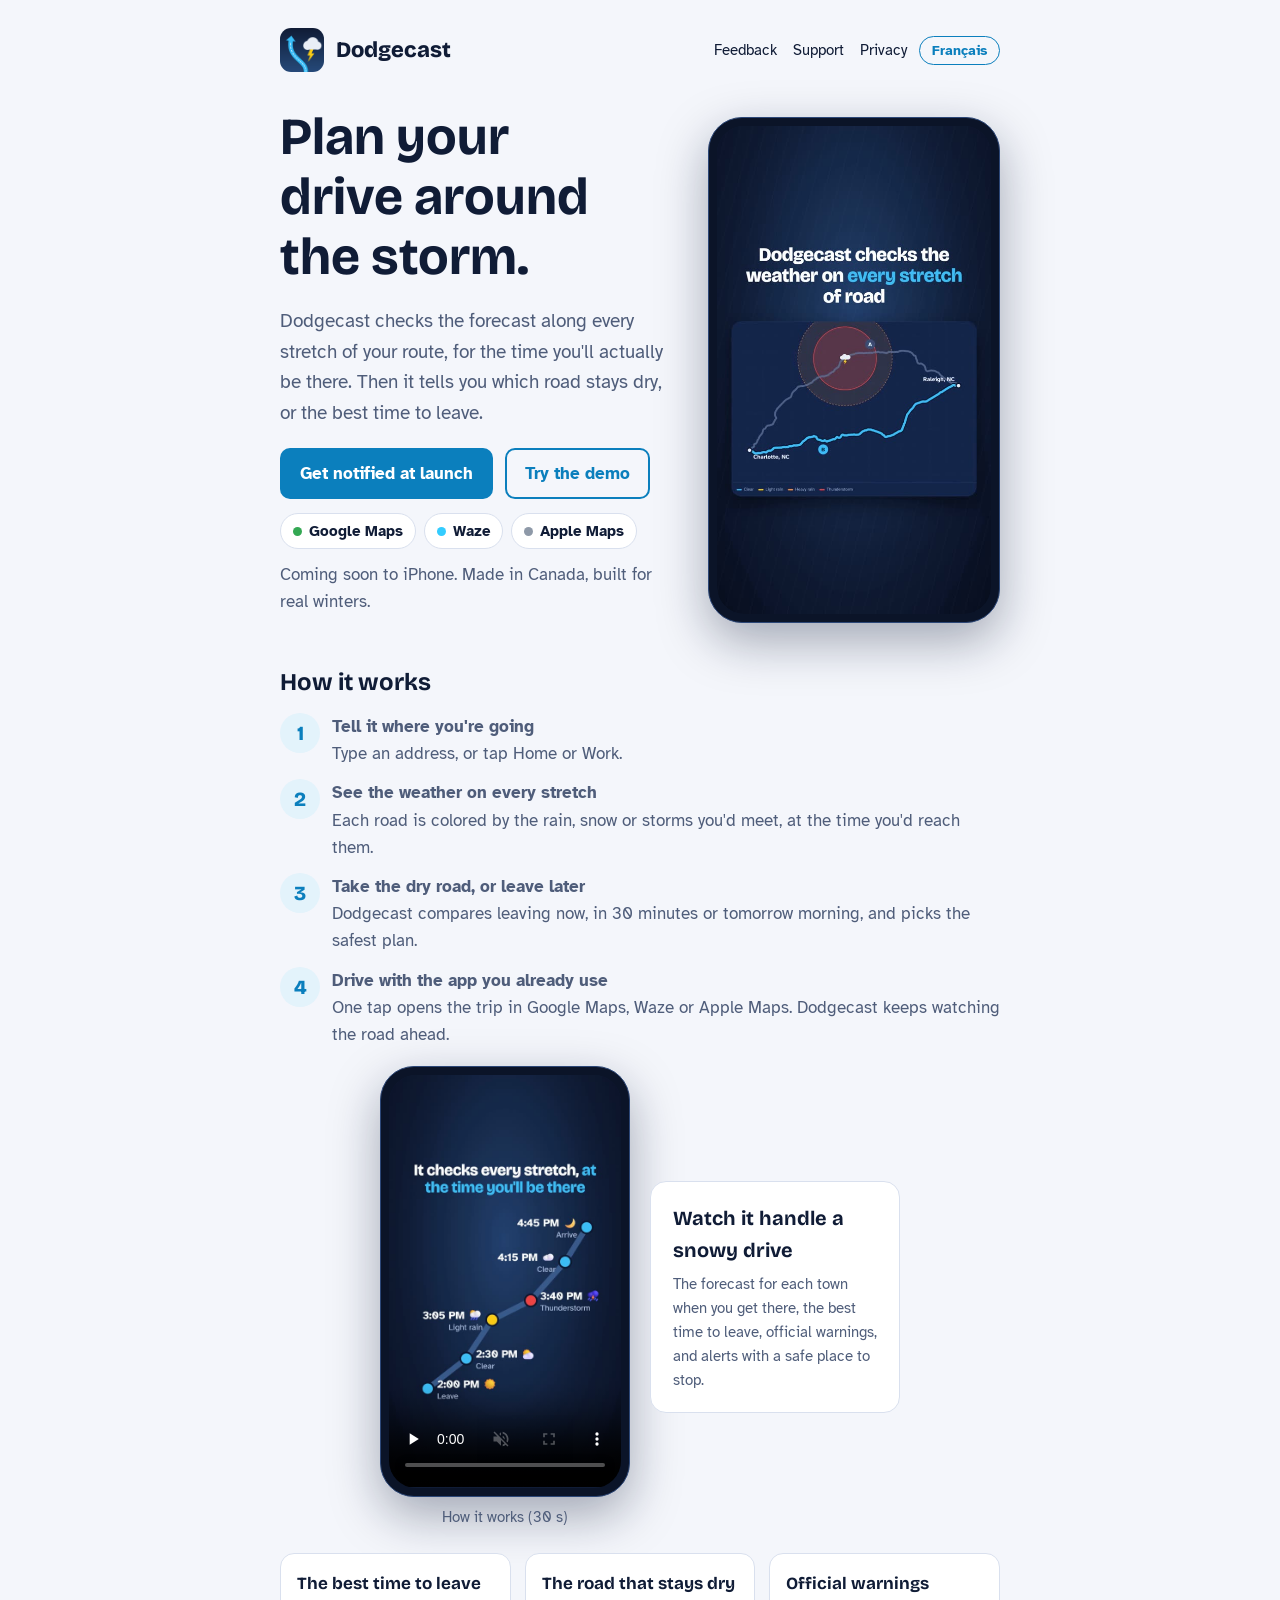
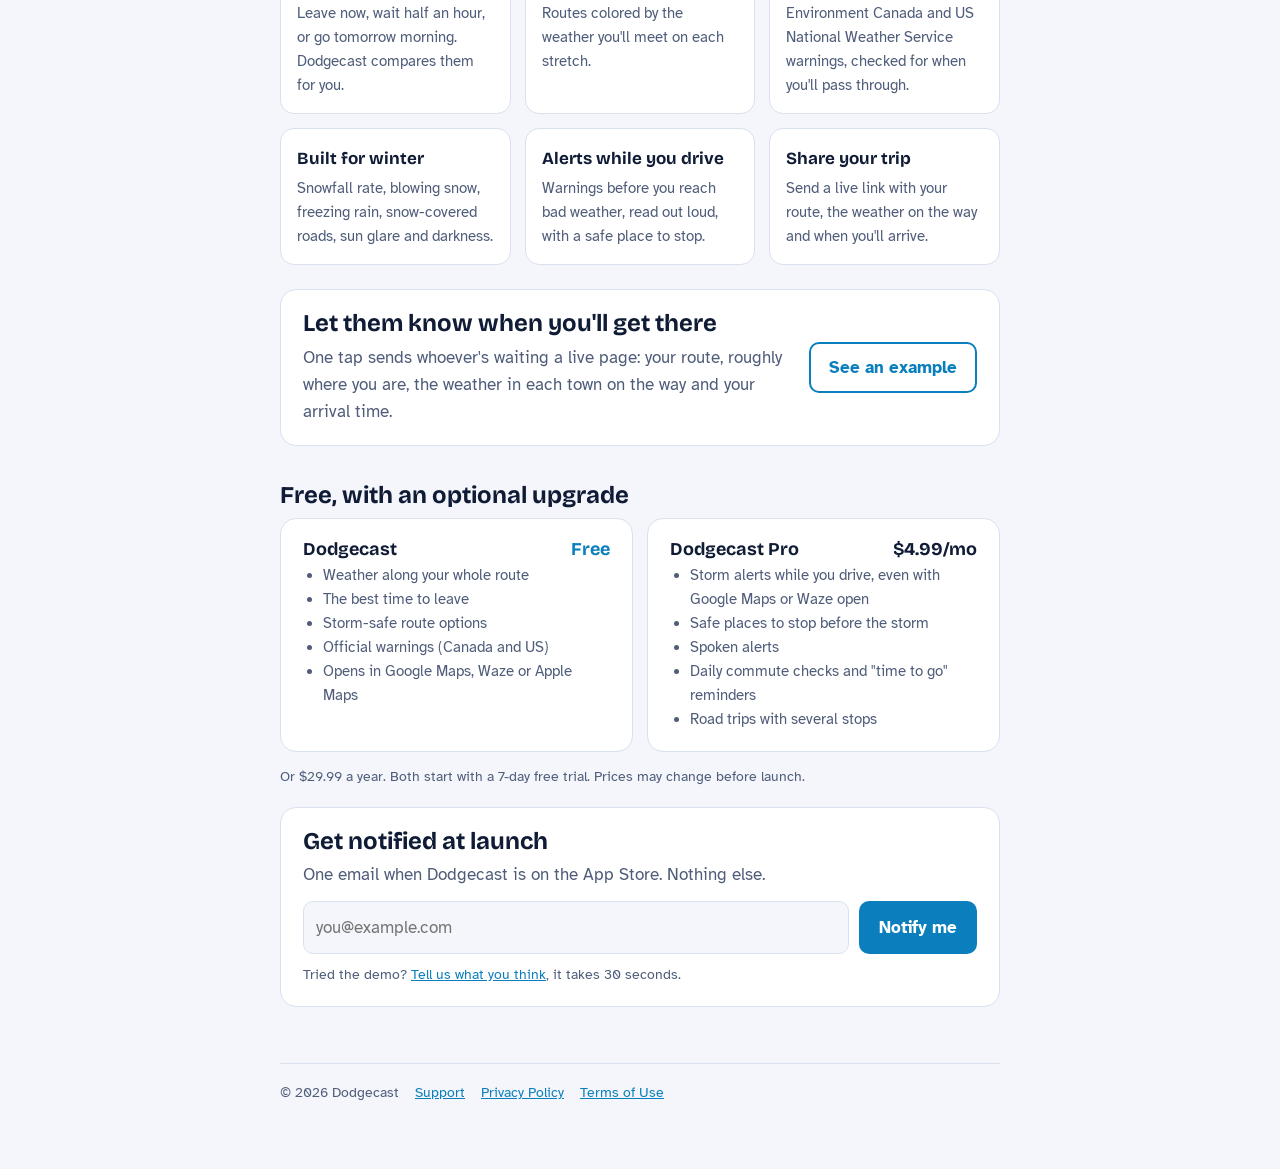
<file: index.html>
<!doctype html>
<html lang="en" data-title-fr="Dodgecast : planifiez votre trajet en fonction de la tempête">
<head>
<meta charset="utf-8">
<meta name="viewport" content="width=device-width, initial-scale=1">
<title>Dodgecast: plan your drive around the storm</title>
<meta name="description" content="Dodgecast checks the forecast along every mile of your drive and tells you when to leave and which road to take to stay out of storms, snow and ice. Works with Google Maps, Waze and Apple Maps.">
<meta property="og:title" content="Dodgecast: plan your drive around the storm">
<meta property="og:description" content="The road that stays dry, or the best time to leave. Works with Google Maps, Waze and Apple Maps. Coming soon to iPhone.">
<meta property="og:image" content="https://4kjustin.github.io/dodgecast-site/media/promo.jpg">
<link rel="icon" href="favicon.png">
<link rel="preconnect" href="https://fonts.googleapis.com"><link rel="preconnect" href="https://fonts.gstatic.com" crossorigin>
<link rel="stylesheet" href="https://fonts.googleapis.com/css2?family=Bricolage+Grotesque:opsz,wght@12..96,800&family=Atkinson+Hyperlegible:wght@400;700&display=swap">
<link rel="stylesheet" href="style.css">
<script src="lang.js"></script>
<style>
  .hero { display: grid; grid-template-columns: 1.15fr .85fr; gap: 32px; align-items: center; }
  .hero h1 { font-size: clamp(34px, 7vw, 52px); }
  .ctas { display: flex; gap: 12px; flex-wrap: wrap; margin: 20px 0 14px; }
  .btn.ghost { background: transparent; color: var(--accent); border: 2px solid var(--accent); padding: 10px 18px; }
  .apps { display: flex; gap: 8px; flex-wrap: wrap; margin: 6px 0 0; padding: 0; list-style: none; font-size: 15px; font-weight: 700; }
  .apps li { border: 1px solid var(--line); background: var(--panel); border-radius: 999px; padding: 5px 12px; }
  .apps i { display: inline-block; width: 9px; height: 9px; border-radius: 50%; margin-right: 7px; }
  .phone { background: #0b1428; border-radius: 34px; padding: 8px; box-shadow: 0 18px 50px rgba(8, 20, 50, .35); border: 1px solid #2c4777; }
  .phone video { display: block; width: 100%; aspect-ratio: 9 / 16; border-radius: 27px; background: #101c36; }
  .videos { display: grid; grid-template-columns: 1fr 1fr; gap: 20px; max-width: 520px; margin: 18px auto 6px; }
  .videos .cap { text-align: center; font-size: 15px; margin: 8px 0 0; }
  .steps { counter-reset: s; list-style: none; padding: 0; display: grid; gap: 12px; }
  .steps li { counter-increment: s; display: grid; grid-template-columns: 40px 1fr; gap: 12px; align-items: start; }
  .steps li::before { content: counter(s); font: 800 20px var(--display); width: 40px; height: 40px; border-radius: 50%; display: grid; place-items: center; background: var(--accent-soft); color: var(--accent); }
  .steps b { display: block; }
  .steps span { color: var(--muted); }
  .plans { display: grid; grid-template-columns: 1fr 1fr; gap: 14px; }
  .plans .card { margin: 0; }
  .plans h3 { margin-top: 0; display: flex; justify-content: space-between; gap: 8px; }
  .plans ul { margin: 0; padding-left: 20px; color: var(--muted); font-size: 15px; }
  #notify form { display: flex; gap: 10px; flex-wrap: wrap; margin-top: 12px; }
  #notify input[type=email] { flex: 1 1 220px; font: inherit; color: var(--fg); background: var(--bg); border: 1px solid var(--line); border-radius: 10px; padding: 12px; }
  #notify button { font: inherit; font-weight: 700; border: 0; cursor: pointer; }
  .hp { position: absolute; left: -9999px; }
  .trip-card { display: grid; grid-template-columns: 1fr auto; gap: 16px; align-items: center; }
  @media (max-width: 640px) {
    .hero, .plans, .trip-card { grid-template-columns: 1fr; }
    .hero .phone { max-width: 260px; margin: 0 auto; }
    .videos { grid-template-columns: 1fr; max-width: 260px; }
    .videos .card { display: none; }
    nav { gap: 12px; font-size: 14px; }
  }
</style>
</head>
<body>
<div class="wrap">
  <header>
    <a href="./"><img src="icon.png" alt=""><b>Dodgecast</b></a>
    <nav><a href="feedback.html"><span class="en">Feedback</span><span class="fr">Votre avis</span></a><a href="support.html"><span class="en">Support</span><span class="fr">Soutien</span></a><a href="privacy.html"><span class="en">Privacy</span><span class="fr">Confidentialité</span></a></nav>
  </header>

  <section class="hero">
    <div>
      <h1><span class="en">Plan your drive around the storm.</span><span class="fr">Planifiez votre trajet en fonction de la tempête.</span></h1>
      <p class="lead"><span class="en">Dodgecast checks the forecast along every stretch of your route, for the time you'll actually be there. Then it tells you which road stays dry, or the best time to leave.</span><span class="fr">Dodgecast vérifie les prévisions sur chaque tronçon de votre route, pour l’heure où vous y serez vraiment. Puis il vous dit quelle route reste au sec, ou le meilleur moment pour partir.</span></p>
      <div class="ctas">
        <a class="btn" href="#notify"><span class="en">Get notified at launch</span><span class="fr">Être avisé au lancement</span></a>
        <a class="btn ghost" href="https://claude.ai/artifact/6XJ7bHNayhmcPMTh4MVWRs"><span class="en">Try the demo</span><span class="fr">Essayer la démo (en anglais)</span></a>
      </div>
      <ul class="apps" aria-label="Works with" data-fr-aria-label="Fonctionne avec">
        <li><i style="background:#34a853"></i>Google Maps</li>
        <li><i style="background:#33ccff"></i>Waze</li>
        <li><i style="background:#8e99a8"></i>Apple Maps</li>
      </ul>
      <p class="muted" style="margin-top:12px"><span class="en">Coming soon to iPhone. Made in Canada, built for real winters.</span><span class="fr">Bientôt sur iPhone. Fait au Canada, conçu pour les vrais hivers.</span></p>
    </div>
    <div class="phone">
      <video src="media/promo.mp4" poster="media/promo.jpg" autoplay muted loop playsinline preload="metadata"
        aria-label="A 24-second video: Dodgecast finds a road around a thunderstorm and warns about rain ahead" data-fr-aria-label="Vidéo de 24 secondes, en anglais : Dodgecast trouve une route qui contourne un orage et avertit de la pluie à venir"></video>
    </div>
  </section>

  <h2><span class="en">How it works</span><span class="fr">Comment ça marche</span></h2>
  <ol class="steps">
    <li><div><b><span class="en">Tell it where you're going</span><span class="fr">Dites-lui où vous allez</span></b><span><span class="en">Type an address, or tap Home or Work.</span><span class="fr">Entrez une adresse, ou touchez Maison ou Travail.</span></span></div></li>
    <li><div><b><span class="en">See the weather on every stretch</span><span class="fr">Voyez la météo sur chaque tronçon</span></b><span><span class="en">Each road is colored by the rain, snow or storms you'd meet, at the time you'd reach them.</span><span class="fr">Chaque route est colorée selon la pluie, la neige ou les orages que vous croiseriez, à l’heure où vous y seriez.</span></span></div></li>
    <li><div><b><span class="en">Take the dry road, or leave later</span><span class="fr">Prenez la route au sec, ou partez plus tard</span></b><span><span class="en">Dodgecast compares leaving now, in 30 minutes or tomorrow morning, and picks the safest plan.</span><span class="fr">Dodgecast compare un départ maintenant, dans 30 minutes ou demain matin, et choisit le plan le plus sûr.</span></span></div></li>
    <li><div><b><span class="en">Drive with the app you already use</span><span class="fr">Conduisez avec l’appli que vous utilisez déjà</span></b><span><span class="en">One tap opens the trip in Google Maps, Waze or Apple Maps. Dodgecast keeps watching the road ahead.</span><span class="fr">Une touche ouvre le trajet dans Google Maps, Waze ou Plans. Dodgecast continue de surveiller la route devant vous.</span></span></div></li>
  </ol>

  <div class="videos">
    <div><div class="phone"><video src="media/how-it-works.mp4" poster="media/how-it-works.jpg" controls muted playsinline preload="none"
      aria-label="A 30-second video showing how Dodgecast plans a drive" data-fr-aria-label="Vidéo de 30 secondes, en anglais, qui montre comment Dodgecast planifie un trajet"></video></div><p class="muted cap"><span class="en">How it works (30 s)</span><span class="fr">Comment ça marche (30 s, en anglais)</span></p></div>
    <div class="card" style="margin:0;align-self:center">
      <b style="font-family:var(--display);font-size:20px"><span class="en">Watch it handle a snowy drive</span><span class="fr">Voyez-le gérer un trajet enneigé</span></b>
      <p class="muted" style="font-size:15px;margin:6px 0 0"><span class="en">The forecast for each town when you get there, the best time to leave, official warnings, and alerts with a safe place to stop.</span><span class="fr">Les prévisions pour chaque ville à votre passage, le meilleur moment pour partir, les alertes officielles, et un endroit sûr où vous arrêter.</span></p>
    </div>
  </div>

  <div class="features">
    <div><b><span class="en">The best time to leave</span><span class="fr">Le meilleur moment pour partir</span></b><p><span class="en">Leave now, wait half an hour, or go tomorrow morning. Dodgecast compares them for you.</span><span class="fr">Partir maintenant, attendre une demi-heure ou partir demain matin : Dodgecast compare pour vous.</span></p></div>
    <div><b><span class="en">The road that stays dry</span><span class="fr">La route qui reste au sec</span></b><p><span class="en">Routes colored by the weather you'll meet on each stretch.</span><span class="fr">Des itinéraires colorés selon la météo de chaque tronçon.</span></p></div>
    <div><b><span class="en">Official warnings</span><span class="fr">Alertes officielles</span></b><p><span class="en">Environment Canada and US National Weather Service warnings, checked for when you'll pass through.</span><span class="fr">Les alertes d’Environnement Canada et du National Weather Service américain, vérifiées pour l’heure de votre passage.</span></p></div>
    <div><b><span class="en">Built for winter</span><span class="fr">Conçu pour l’hiver</span></b><p><span class="en">Snowfall rate, blowing snow, freezing rain, snow-covered roads, sun glare and darkness.</span><span class="fr">Intensité de la neige, poudrerie, pluie verglaçante, chaussée enneigée, éblouissement et noirceur.</span></p></div>
    <div><b><span class="en">Alerts while you drive</span><span class="fr">Des alertes pendant que vous roulez</span></b><p><span class="en">Warnings before you reach bad weather, read out loud, with a safe place to stop.</span><span class="fr">Un avertissement à voix haute avant le mauvais temps, avec un endroit sûr où vous arrêter.</span></p></div>
    <div><b><span class="en">Share your trip</span><span class="fr">Partagez votre trajet</span></b><p><span class="en">Send a live link with your route, the weather on the way and when you'll arrive.</span><span class="fr">Envoyez un lien en direct avec votre route, la météo en chemin et votre heure d’arrivée.</span></p></div>
  </div>

  <div class="card trip-card">
    <div>
      <h2 style="margin:0 0 6px"><span class="en">Let them know when you'll get there</span><span class="fr">Dites-leur quand vous arriverez</span></h2>
      <p class="muted" style="margin:0"><span class="en">One tap sends whoever's waiting a live page: your route, roughly where you are, the weather in each town on the way and your arrival time.</span><span class="fr">Une touche envoie une page en direct à ceux qui vous attendent : votre route, à peu près où vous êtes, la météo de chaque ville en chemin et votre heure d’arrivée.</span></p>
    </div>
    <a class="btn ghost" href="trip.html#[base64]"><span class="en">See an example</span><span class="fr">Voir un exemple</span></a>
  </div>

  <h2><span class="en">Free, with an optional upgrade</span><span class="fr">Gratuit, avec une option payante</span></h2>
  <div class="plans">
    <div class="card">
      <h3>Dodgecast <span style="color:var(--accent)"><span class="en">Free</span><span class="fr">Gratuit</span></span></h3>
      <ul><li><span class="en">Weather along your whole route</span><span class="fr">La météo sur toute votre route</span></li><li><span class="en">The best time to leave</span><span class="fr">Le meilleur moment pour partir</span></li><li><span class="en">Storm-safe route options</span><span class="fr">Des itinéraires qui évitent les tempêtes</span></li><li><span class="en">Official warnings (Canada and US)</span><span class="fr">Les alertes officielles (Canada et É.-U.)</span></li><li><span class="en">Opens in Google Maps, Waze or Apple Maps</span><span class="fr">S’ouvre dans Google Maps, Waze ou Plans</span></li></ul>
    </div>
    <div class="card">
      <h3>Dodgecast Pro <span><span class="en">$4.99/mo</span><span class="fr">4,99 $/mois</span></span></h3>
      <ul><li><span class="en">Storm alerts while you drive, even with Google Maps or Waze open</span><span class="fr">Des alertes de tempête en roulant, même avec Google Maps ou Waze ouvert</span></li><li><span class="en">Safe places to stop before the storm</span><span class="fr">Des endroits sûrs où vous arrêter avant la tempête</span></li><li><span class="en">Spoken alerts</span><span class="fr">Des alertes à voix haute</span></li><li><span class="en">Daily commute checks and "time to go" reminders</span><span class="fr">La vérification quotidienne de votre trajet et des rappels de départ</span></li><li><span class="en">Road trips with several stops</span><span class="fr">Des voyages avec plusieurs arrêts</span></li></ul>
    </div>
  </div>
  <p class="muted" style="font-size:14px"><span class="en">Or $29.99 a year. Both start with a 7-day free trial. Prices may change before launch.</span><span class="fr">Ou 29,99 $ par année. Les deux commencent par un essai gratuit de 7 jours. Les prix pourraient changer d’ici le lancement.</span></p>

  <section class="card" id="notify">
    <h2 style="margin:0"><span class="en">Get notified at launch</span><span class="fr">Être avisé au lancement</span></h2>
    <p class="muted" style="margin:6px 0 0"><span class="en">One email when Dodgecast is on the App Store. Nothing else.</span><span class="fr">Un seul courriel quand Dodgecast sera sur l’App Store. Rien d’autre.</span></p>
    <!-- Sign-ups are emailed to Dodgecast by FormSubmit (formsubmit.co); there's no server of our own. -->
    <form action="https://formsubmit.co/dodgecast707@gmail.com" method="POST">
      <input type="hidden" name="_subject" value="Dodgecast launch list sign-up">
      <input type="hidden" name="_template" value="table">
      <input type="hidden" name="_captcha" value="false">
      <input type="hidden" name="_next" value="https://4kjustin.github.io/dodgecast-site/thanks.html?list=1">
      <input type="text" name="_honey" class="hp" tabindex="-1" autocomplete="off" aria-hidden="true">
      <label class="hp" for="email">Email</label>
      <input type="email" id="email" name="email" placeholder="you@example.com" data-fr-placeholder="vous@exemple.com" required autocomplete="email" aria-label="Your email" data-fr-aria-label="Votre courriel">
      <button class="btn" type="submit"><span class="en">Notify me</span><span class="fr">M’aviser</span></button>
    </form>
    <p class="muted" style="font-size:14px;margin:10px 0 0"><span class="en">Tried the demo? <a href="feedback.html">Tell us what you think</a>, it takes 30 seconds.</span><span class="fr">Vous avez essayé la démo? <a href="feedback.html">Dites-nous ce que vous en pensez</a>, ça prend 30 secondes.</span></p>
  </section>

  <footer>
    <span>© 2026 Dodgecast</span>
    <a href="support.html">Support</a>
    <a href="privacy.html"><span class="en">Privacy Policy</span><span class="fr">Politique de confidentialité</span></a>
    <a href="terms.html"><span class="en">Terms of Use</span><span class="fr">Conditions d’utilisation</span></a>
  </footer>
</div>
</body>
</html>
</file>
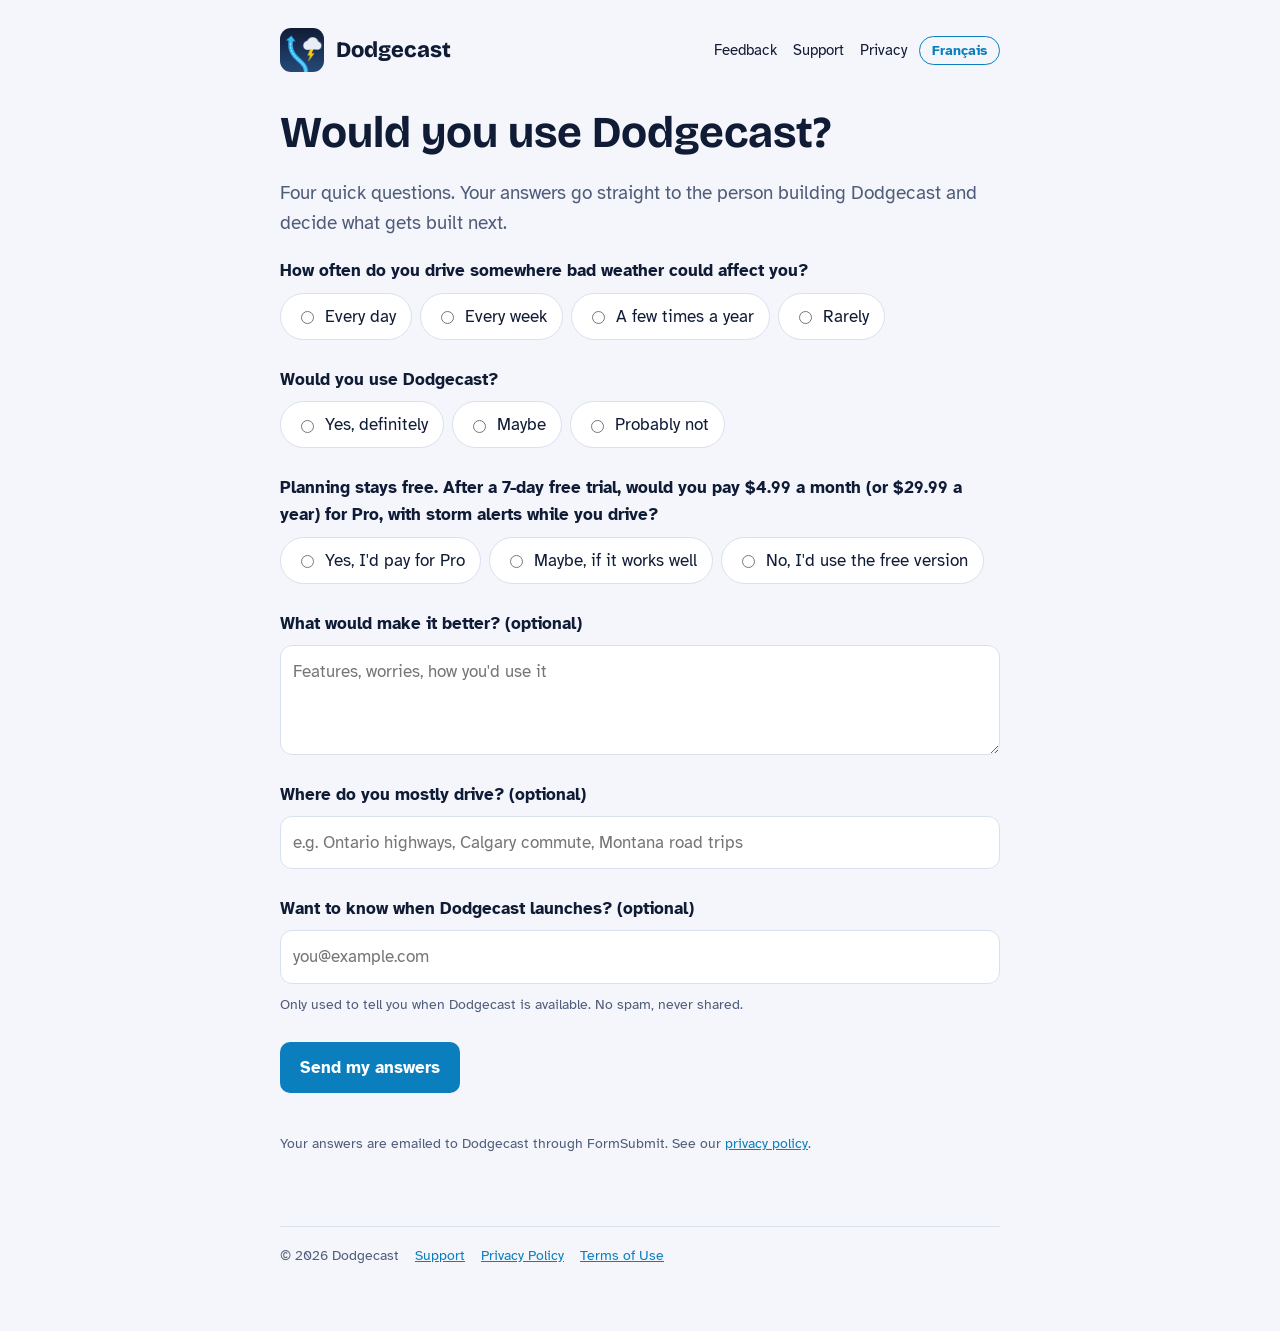
<file: feedback.html>
<!doctype html>
<html lang="en" data-title-fr="Votre avis sur Dodgecast">
<head>
<meta charset="utf-8">
<meta name="viewport" content="width=device-width, initial-scale=1">
<title>Dodgecast Feedback</title>
<meta name="description" content="Four quick questions about Dodgecast. Your answers decide what gets built.">
<link rel="icon" href="favicon.png">
<link rel="preconnect" href="https://fonts.googleapis.com"><link rel="preconnect" href="https://fonts.gstatic.com" crossorigin>
<link rel="stylesheet" href="https://fonts.googleapis.com/css2?family=Bricolage+Grotesque:opsz,wght@12..96,800&family=Atkinson+Hyperlegible:wght@400;700&display=swap">
<link rel="stylesheet" href="style.css">
<script src="lang.js"></script>
<style>
  form { display: grid; gap: 26px; }
  fieldset { border: 0; padding: 0; margin: 0; display: grid; gap: 10px; }
  legend { font-weight: 700; margin-bottom: 8px; padding: 0; }
  .opts { display: flex; flex-wrap: wrap; gap: 8px; }
  .opts label { border: 1px solid var(--line); background: var(--panel); border-radius: 999px; padding: 9px 15px; cursor: pointer; display: inline-flex; gap: 8px; align-items: center; }
  .opts label:has(input:checked) { border-color: var(--accent); background: var(--accent-soft); }
  .opts input { accent-color: var(--accent); }
  textarea, input[type=email], input[type=text] { width: 100%; font: inherit; color: var(--fg); background: var(--panel); border: 1px solid var(--line); border-radius: 12px; padding: 12px; }
  textarea { min-height: 110px; resize: vertical; }
  :focus-visible { outline: 2px solid var(--accent); outline-offset: 2px; }
  button { font: inherit; border: 0; cursor: pointer; justify-self: start; }
  .hp { position: absolute; left: -5000px; }
  .small { font-size: 14px; color: var(--muted); }
</style>
</head>
<body>
<div class="wrap">
  <header>
    <a href="./"><img src="icon.png" alt=""><b>Dodgecast</b></a>
    <nav><a href="feedback.html"><span class="en">Feedback</span><span class="fr">Votre avis</span></a><a href="support.html"><span class="en">Support</span><span class="fr">Soutien</span></a><a href="privacy.html"><span class="en">Privacy</span><span class="fr">Confidentialité</span></a></nav>
  </header>

  <h1><span class="en">Would you use Dodgecast?</span><span class="fr">Utiliseriez-vous Dodgecast?</span></h1>
  <p class="lead"><span class="en">Four quick questions. Your answers go straight to the person building Dodgecast and decide what gets built next.</span><span class="fr">Quatre petites questions. Vos réponses vont directement à la personne qui crée Dodgecast et décident de la suite.</span></p>

  <!-- Answers are emailed to Dodgecast by FormSubmit (formsubmit.co); there's no server of our own. -->
  <form action="https://formsubmit.co/dodgecast707@gmail.com" method="POST">
    <input type="hidden" name="_subject" value="New Dodgecast feedback">
    <input type="hidden" name="_template" value="table">
    <input type="hidden" name="_captcha" value="false">
    <input type="hidden" name="_next" value="https://4kjustin.github.io/dodgecast-site/thanks.html">
    <input type="text" name="_honey" class="hp" tabindex="-1" autocomplete="off" aria-hidden="true">

    <fieldset>
      <legend><span class="en">How often do you drive somewhere bad weather could affect you?</span><span class="fr">À quelle fréquence conduisez-vous là où le mauvais temps pourrait vous nuire?</span></legend>
      <div class="opts">
        <label><input type="radio" name="How often they drive in bad weather" value="Every day" required><span class="en">Every day</span><span class="fr">Tous les jours</span></label>
        <label><input type="radio" name="How often they drive in bad weather" value="Every week"><span class="en">Every week</span><span class="fr">Toutes les semaines</span></label>
        <label><input type="radio" name="How often they drive in bad weather" value="A few times a year"><span class="en">A few times a year</span><span class="fr">Quelques fois par année</span></label>
        <label><input type="radio" name="How often they drive in bad weather" value="Rarely"><span class="en">Rarely</span><span class="fr">Rarement</span></label>
      </div>
    </fieldset>

    <fieldset>
      <legend><span class="en">Would you use Dodgecast?</span><span class="fr">Utiliseriez-vous Dodgecast?</span></legend>
      <div class="opts">
        <label><input type="radio" name="Would they use it" value="Yes, definitely" required><span class="en">Yes, definitely</span><span class="fr">Oui, certainement</span></label>
        <label><input type="radio" name="Would they use it" value="Maybe"><span class="en">Maybe</span><span class="fr">Peut-être</span></label>
        <label><input type="radio" name="Would they use it" value="Probably not"><span class="en">Probably not</span><span class="fr">Probablement pas</span></label>
      </div>
    </fieldset>

    <fieldset>
      <legend><span class="en">Planning stays free. After a 7-day free trial, would you pay $4.99 a month (or $29.99 a year) for Pro, with storm alerts while you drive?</span><span class="fr">La planification reste gratuite. Après un essai gratuit de 7 jours, paieriez-vous 4,99 $ par mois (ou 29,99 $ par année) pour Pro, avec des alertes de tempête en roulant?</span></legend>
      <div class="opts">
        <label><input type="radio" name="Would they pay for Pro" value="Yes" required><span class="en">Yes, I'd pay for Pro</span><span class="fr">Oui, je paierais pour Pro</span></label>
        <label><input type="radio" name="Would they pay for Pro" value="Maybe, if it works well"><span class="en">Maybe, if it works well</span><span class="fr">Peut-être, si ça fonctionne bien</span></label>
        <label><input type="radio" name="Would they pay for Pro" value="No, free version only"><span class="en">No, I'd use the free version</span><span class="fr">Non, j’utiliserais la version gratuite</span></label>
      </div>
    </fieldset>

    <fieldset>
      <legend><label for="ideas"><span class="en">What would make it better? (optional)</span><span class="fr">Qu’est-ce qui l’améliorerait? (facultatif)</span></label></legend>
      <textarea id="ideas" name="Ideas" placeholder="Features, worries, how you'd use it" data-fr-placeholder="Fonctions, inquiétudes, votre utilisation"></textarea>
    </fieldset>

    <fieldset>
      <legend><label for="where"><span class="en">Where do you mostly drive? (optional)</span><span class="fr">Où conduisez-vous surtout? (facultatif)</span></label></legend>
      <input id="where" type="text" name="Where they drive" placeholder="e.g. Ontario highways, Calgary commute, Montana road trips" data-fr-placeholder="p. ex. autoroute 40, trajet vers Montréal, voyages au Québec">
    </fieldset>

    <fieldset>
      <legend><label for="email"><span class="en">Want to know when Dodgecast launches? (optional)</span><span class="fr">Voulez-vous savoir quand Dodgecast sortira? (facultatif)</span></label></legend>
      <input id="email" type="email" name="email" placeholder="you@example.com" data-fr-placeholder="vous@exemple.com" autocomplete="email">
      <span class="small"><span class="en">Only used to tell you when Dodgecast is available. No spam, never shared.</span><span class="fr">Utilisé seulement pour vous dire quand Dodgecast sera offert. Aucun pourriel, jamais partagé.</span></span>
    </fieldset>

    <button type="submit" class="btn"><span class="en">Send my answers</span><span class="fr">Envoyer mes réponses</span></button>
    <p class="small"><span class="en">Your answers are emailed to Dodgecast through FormSubmit. See our <a href="privacy.html">privacy policy</a>.</span><span class="fr">Vos réponses sont envoyées à Dodgecast par courriel au moyen de FormSubmit. Voir notre <a href="privacy.html">politique de confidentialité</a>.</span></p>
  </form>

  <footer>
    <span>© 2026 Dodgecast</span>
    <a href="support.html"><span class="en">Support</span><span class="fr">Soutien</span></a>
    <a href="privacy.html"><span class="en">Privacy Policy</span><span class="fr">Politique de confidentialité</span></a>
    <a href="terms.html"><span class="en">Terms of Use</span><span class="fr">Conditions d’utilisation</span></a>
  </footer>
</div>
</body>
</html>
</file>
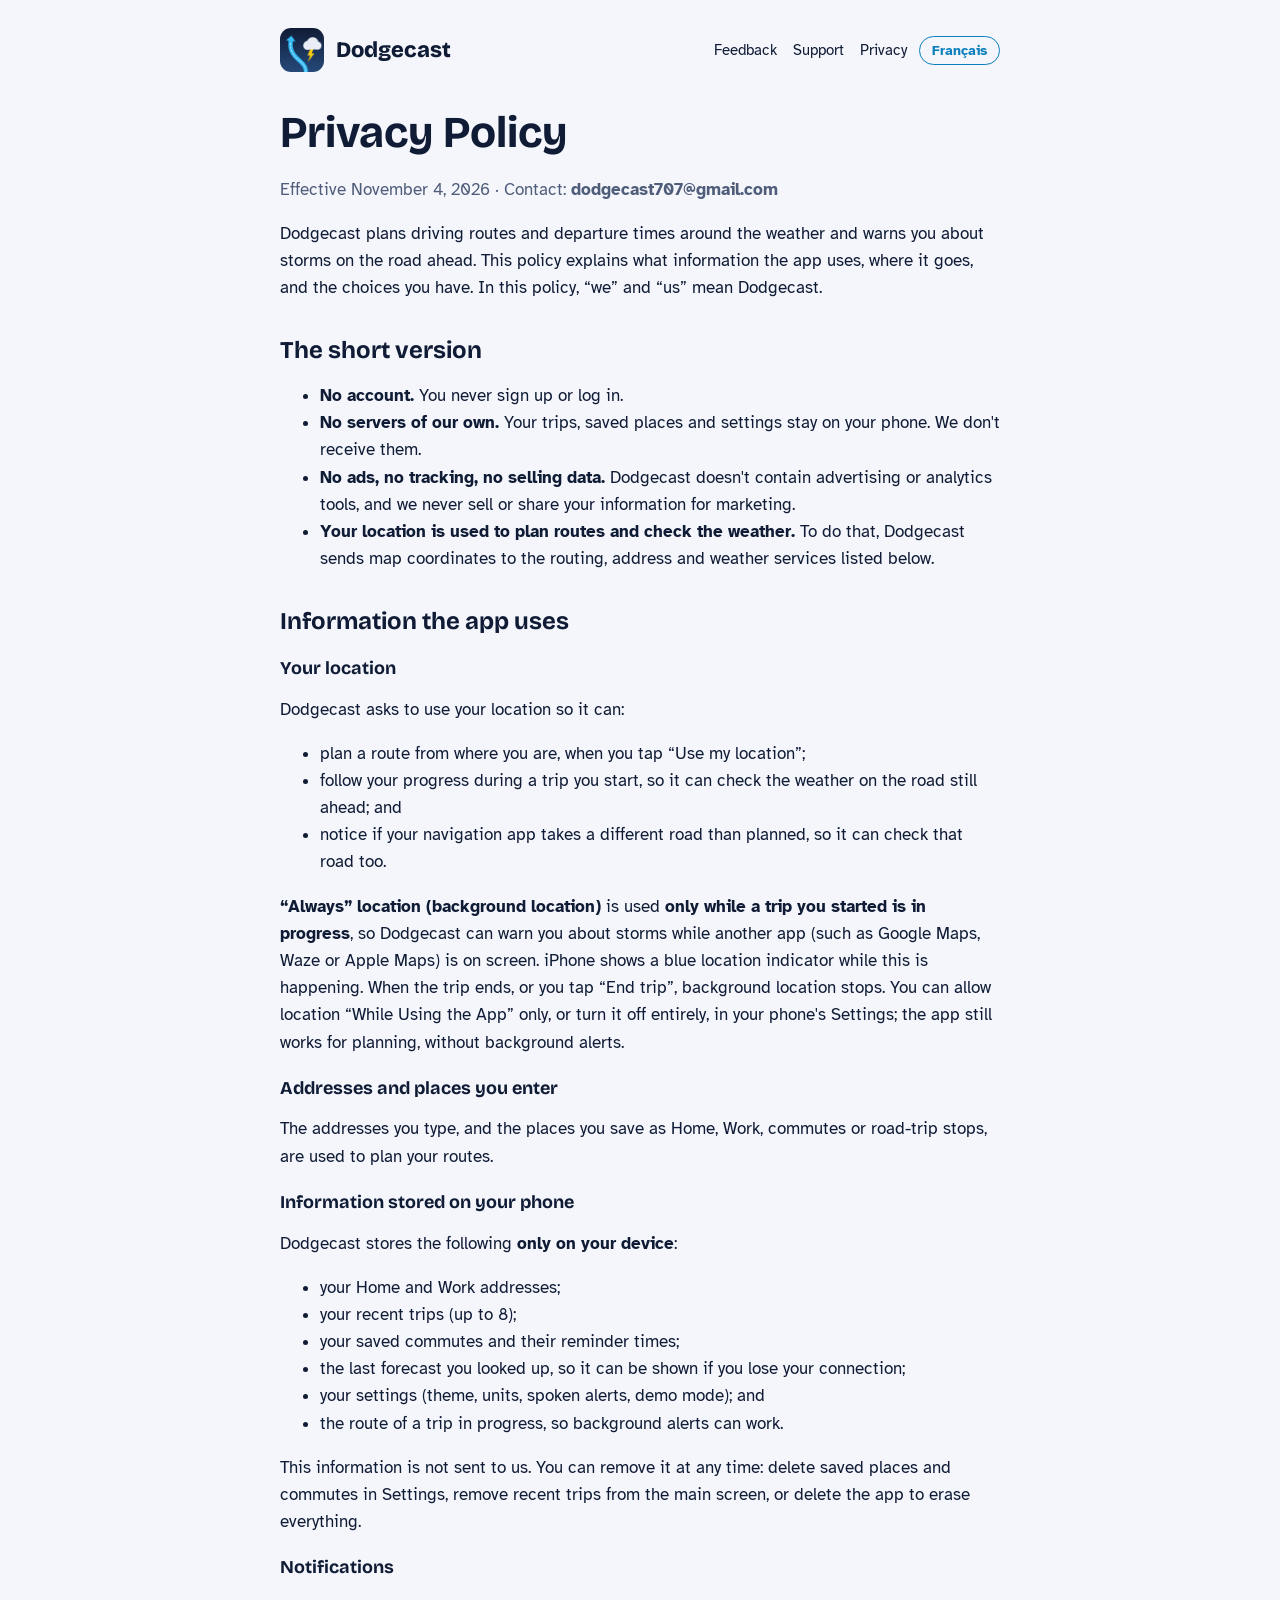
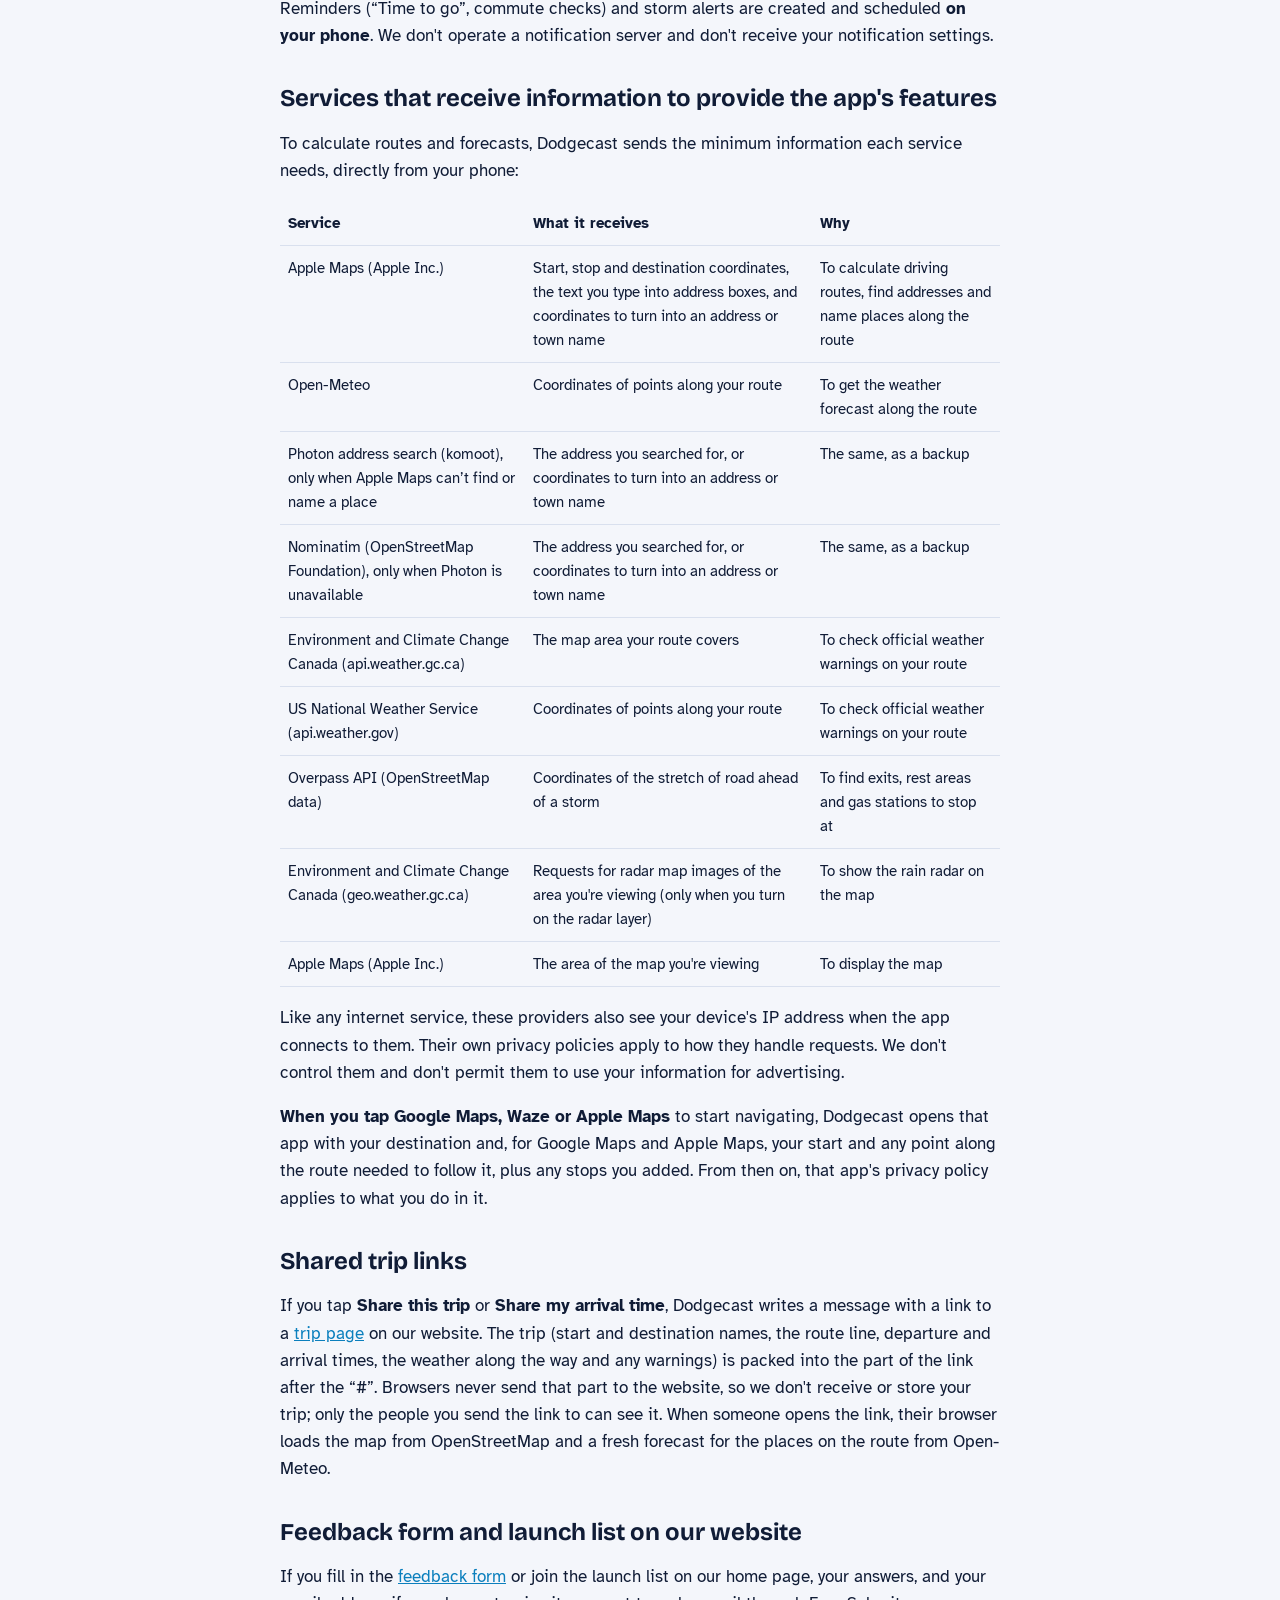
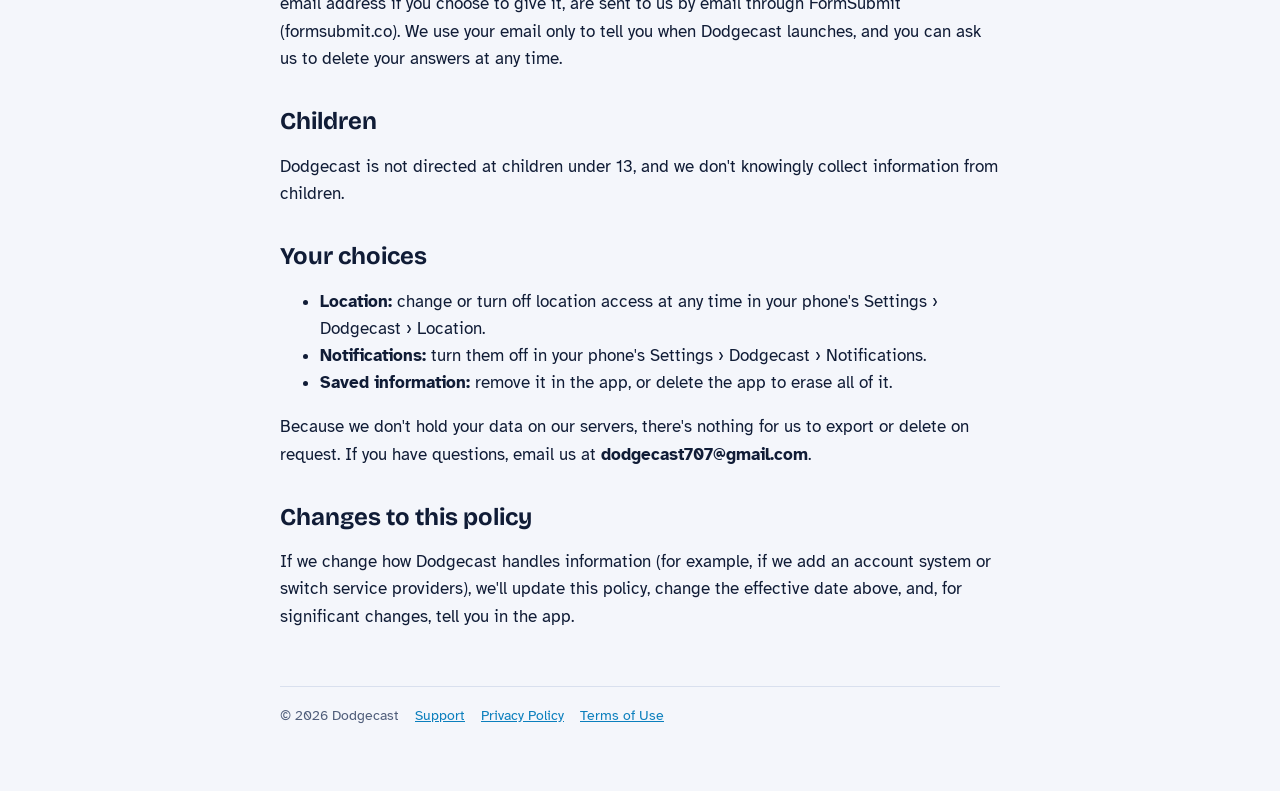
<file: privacy.html>
<!doctype html>
<html lang="en" data-title-fr="Politique de confidentialité de Dodgecast">
<head>
<meta charset="utf-8">
<meta name="viewport" content="width=device-width, initial-scale=1">
<title>Dodgecast Privacy Policy</title>
<link rel="icon" href="favicon.png">
<link rel="preconnect" href="https://fonts.googleapis.com"><link rel="preconnect" href="https://fonts.gstatic.com" crossorigin>
<link rel="stylesheet" href="https://fonts.googleapis.com/css2?family=Bricolage+Grotesque:opsz,wght@12..96,800&family=Atkinson+Hyperlegible:wght@400;700&display=swap">
<link rel="stylesheet" href="style.css">
<script src="lang.js"></script>
</head>
<body>
<div class="wrap">
  <header>
    <a href="./"><img src="icon.png" alt=""><b>Dodgecast</b></a>
    <nav><a href="feedback.html"><span class="en">Feedback</span><span class="fr">Votre avis</span></a><a href="support.html"><span class="en">Support</span><span class="fr">Soutien</span></a><a href="privacy.html"><span class="en">Privacy</span><span class="fr">Confidentialité</span></a></nav>
  </header>

<div class="en">

  <h1>Privacy Policy</h1>
  <p class="muted">Effective November 4, 2026 · Contact: <code class="email">dodgecast707@gmail.com</code></p>
  <p>Dodgecast plans driving routes and departure times around the weather and warns you about storms on the road ahead. This policy explains what information the app uses, where it goes, and the choices you have. In this policy, “we” and “us” mean Dodgecast.</p>

  <h2>The short version</h2>
  <ul>
    <li><b>No account.</b> You never sign up or log in.</li>
    <li><b>No servers of our own.</b> Your trips, saved places and settings stay on your phone. We don't receive them.</li>
    <li><b>No ads, no tracking, no selling data.</b> Dodgecast doesn't contain advertising or analytics tools, and we never sell or share your information for marketing.</li>
    <li><b>Your location is used to plan routes and check the weather.</b> To do that, Dodgecast sends map coordinates to the routing, address and weather services listed below.</li>
  </ul>

  <h2>Information the app uses</h2>
  <h3>Your location</h3>
  <p>Dodgecast asks to use your location so it can:</p>
  <ul>
    <li>plan a route from where you are, when you tap “Use my location”;</li>
    <li>follow your progress during a trip you start, so it can check the weather on the road still ahead; and</li>
    <li>notice if your navigation app takes a different road than planned, so it can check that road too.</li>
  </ul>
  <p><b>“Always” location (background location)</b> is used <b>only while a trip you started is in progress</b>, so Dodgecast can warn you about storms while another app (such as Google Maps, Waze or Apple Maps) is on screen. iPhone shows a blue location indicator while this is happening. When the trip ends, or you tap “End trip”, background location stops. You can allow location “While Using the App” only, or turn it off entirely, in your phone's Settings; the app still works for planning, without background alerts.</p>

  <h3>Addresses and places you enter</h3>
  <p>The addresses you type, and the places you save as Home, Work, commutes or road-trip stops, are used to plan your routes.</p>

  <h3>Information stored on your phone</h3>
  <p>Dodgecast stores the following <b>only on your device</b>:</p>
  <ul>
    <li>your Home and Work addresses;</li>
    <li>your recent trips (up to 8);</li>
    <li>your saved commutes and their reminder times;</li>
    <li>the last forecast you looked up, so it can be shown if you lose your connection;</li>
    <li>your settings (theme, units, spoken alerts, demo mode); and</li>
    <li>the route of a trip in progress, so background alerts can work.</li>
  </ul>
  <p>This information is not sent to us. You can remove it at any time: delete saved places and commutes in Settings, remove recent trips from the main screen, or delete the app to erase everything.</p>

  <h3>Notifications</h3>
  <p>Reminders (“Time to go”, commute checks) and storm alerts are created and scheduled <b>on your phone</b>. We don't operate a notification server and don't receive your notification settings.</p>

  <h2>Services that receive information to provide the app's features</h2>
  <p>To calculate routes and forecasts, Dodgecast sends the minimum information each service needs, directly from your phone:</p>
  <div class="table">
    <table>
      <thead><tr><th>Service</th><th>What it receives</th><th>Why</th></tr></thead>
      <tbody>
        <tr><td>Apple Maps (Apple Inc.)</td><td>Start, stop and destination coordinates, the text you type into address boxes, and coordinates to turn into an address or town name</td><td>To calculate driving routes, find addresses and name places along the route</td></tr>
        <tr><td>Open-Meteo</td><td>Coordinates of points along your route</td><td>To get the weather forecast along the route</td></tr>
        <tr><td>Photon address search (komoot), only when Apple Maps can’t find or name a place</td><td>The address you searched for, or coordinates to turn into an address or town name</td><td>The same, as a backup</td></tr>
        <tr><td>Nominatim (OpenStreetMap Foundation), only when Photon is unavailable</td><td>The address you searched for, or coordinates to turn into an address or town name</td><td>The same, as a backup</td></tr>
        <tr><td>Environment and Climate Change Canada (api.weather.gc.ca)</td><td>The map area your route covers</td><td>To check official weather warnings on your route</td></tr>
        <tr><td>US National Weather Service (api.weather.gov)</td><td>Coordinates of points along your route</td><td>To check official weather warnings on your route</td></tr>
        <tr><td>Overpass API (OpenStreetMap data)</td><td>Coordinates of the stretch of road ahead of a storm</td><td>To find exits, rest areas and gas stations to stop at</td></tr>
        <tr><td>Environment and Climate Change Canada (geo.weather.gc.ca)</td><td>Requests for radar map images of the area you're viewing (only when you turn on the radar layer)</td><td>To show the rain radar on the map</td></tr>
        <tr><td>Apple Maps (Apple Inc.)</td><td>The area of the map you're viewing</td><td>To display the map</td></tr>
      </tbody>
    </table>
  </div>
  <p>Like any internet service, these providers also see your device's IP address when the app connects to them. Their own privacy policies apply to how they handle requests. We don't control them and don't permit them to use your information for advertising.</p>
  <p><b>When you tap Google Maps, Waze or Apple Maps</b> to start navigating, Dodgecast opens that app with your destination and, for Google Maps and Apple Maps, your start and any point along the route needed to follow it, plus any stops you added. From then on, that app's privacy policy applies to what you do in it.</p>

  <h2>Shared trip links</h2>
  <p>If you tap <b>Share this trip</b> or <b>Share my arrival time</b>, Dodgecast writes a message with a link to a <a href="trip.html">trip page</a> on our website. The trip (start and destination names, the route line, departure and arrival times, the weather along the way and any warnings) is packed into the part of the link after the “#”. Browsers never send that part to the website, so we don't receive or store your trip; only the people you send the link to can see it. When someone opens the link, their browser loads the map from OpenStreetMap and a fresh forecast for the places on the route from Open-Meteo.</p>

  <h2>Feedback form and launch list on our website</h2>
  <p>If you fill in the <a href="feedback.html">feedback form</a> or join the launch list on our home page, your answers, and your email address if you choose to give it, are sent to us by email through FormSubmit (formsubmit.co). We use your email only to tell you when Dodgecast launches, and you can ask us to delete your answers at any time.</p>

  <h2>Children</h2>
  <p>Dodgecast is not directed at children under 13, and we don't knowingly collect information from children.</p>

  <h2>Your choices</h2>
  <ul>
    <li><b>Location:</b> change or turn off location access at any time in your phone's Settings › Dodgecast › Location.</li>
    <li><b>Notifications:</b> turn them off in your phone's Settings › Dodgecast › Notifications.</li>
    <li><b>Saved information:</b> remove it in the app, or delete the app to erase all of it.</li>
  </ul>
  <p>Because we don't hold your data on our servers, there's nothing for us to export or delete on request. If you have questions, email us at <code class="email">dodgecast707@gmail.com</code>.</p>

  <h2>Changes to this policy</h2>
  <p>If we change how Dodgecast handles information (for example, if we add an account system or switch service providers), we'll update this policy, change the effective date above, and, for significant changes, tell you in the app.</p>
</div>

<div class="fr">
<h1>Politique de confidentialité</h1>
  <p class="muted">En vigueur le 4 novembre 2026 · Nous joindre : <code class="email">dodgecast707@gmail.com</code></p>
  <p>Dodgecast planifie des itinéraires et des heures de départ en fonction de la météo et vous avertit des tempêtes sur la route devant vous. Cette politique explique quels renseignements l’appli utilise, où ils vont et quels choix vous avez. Dans cette politique, « nous » désigne Dodgecast.</p>

  <h2>En bref</h2>
  <ul>
    <li><b>Aucun compte.</b> Vous n’avez jamais à vous inscrire ni à vous connecter.</li>
    <li><b>Aucun serveur à nous.</b> Vos trajets, lieux enregistrés et réglages restent sur votre téléphone. Nous ne les recevons pas.</li>
    <li><b>Aucune publicité, aucun suivi, aucune vente de données.</b> Dodgecast ne contient ni publicité ni outils d’analyse, et nous ne vendons ni ne partageons jamais vos renseignements à des fins de marketing.</li>
    <li><b>Votre position sert à planifier les itinéraires et à vérifier la météo.</b> Pour ce faire, Dodgecast envoie des coordonnées aux services d’itinéraires, d’adresses et de météo énumérés plus bas.</li>
  </ul>

  <h2>Renseignements utilisés par l’appli</h2>
  <h3>Votre position</h3>
  <p>Dodgecast demande à utiliser votre position pour :</p>
  <ul>
    <li>planifier un itinéraire à partir de l’endroit où vous êtes, quand vous touchez « Utiliser ma position »;</li>
    <li>suivre votre progression pendant un trajet que vous lancez, afin de vérifier la météo sur la route qui reste; et</li>
    <li>remarquer si votre appli de navigation prend une autre route que celle prévue, afin de vérifier cette route aussi.</li>
  </ul>
  <p>La position <b>« Toujours » (position en arrière-plan)</b> est utilisée <b>seulement pendant un trajet que vous avez lancé</b>, pour que Dodgecast puisse vous avertir des tempêtes pendant qu’une autre appli (comme Google Maps, Waze ou Plans) est à l’écran. L’iPhone affiche alors un indicateur de position bleu. À la fin du trajet, ou quand vous touchez « Terminer le trajet », la position en arrière-plan s’arrête. Vous pouvez autoriser la position seulement « Lorsque l’app est active » ou la désactiver complètement dans les réglages de votre téléphone; l’appli fonctionne quand même pour planifier, mais sans alertes en arrière-plan.</p>

  <h3>Adresses et lieux que vous entrez</h3>
  <p>Les adresses que vous tapez et les lieux que vous enregistrez comme Maison, Travail, trajets quotidiens ou arrêts de voyage servent à planifier vos itinéraires.</p>

  <h3>Renseignements conservés sur votre téléphone</h3>
  <p>Dodgecast conserve ce qui suit <b>uniquement sur votre appareil</b> :</p>
  <ul>
    <li>vos adresses Maison et Travail;</li>
    <li>vos trajets récents (jusqu’à 8);</li>
    <li>vos trajets quotidiens enregistrés et leurs heures de rappel;</li>
    <li>les dernières prévisions consultées, pour les afficher si vous perdez la connexion;</li>
    <li>vos réglages (thème, unités, alertes vocales, mode démo); et</li>
    <li>l’itinéraire d’un trajet en cours, pour que les alertes en arrière-plan fonctionnent.</li>
  </ul>
  <p>Ces renseignements ne nous sont pas envoyés. Vous pouvez les supprimer à tout moment : supprimez les lieux et les trajets quotidiens dans les Réglages, retirez les trajets récents de l’écran principal, ou supprimez l’appli pour tout effacer.</p>

  <h3>Notifications</h3>
  <p>Les rappels (« C’est l’heure de partir », vérifications du trajet quotidien) et les alertes de tempête sont créés et programmés <b>sur votre téléphone</b>. Nous n’exploitons aucun serveur de notifications et ne recevons pas vos réglages de notifications.</p>

  <h2>Services qui reçoivent des renseignements pour offrir les fonctions de l’appli</h2>
  <p>Pour calculer les itinéraires et les prévisions, Dodgecast envoie directement de votre téléphone le minimum de renseignements dont chaque service a besoin :</p>
  <div class="table">
    <table>
      <thead><tr><th>Service</th><th>Ce qu’il reçoit</th><th>Pourquoi</th></tr></thead>
      <tbody>
        <tr><td>Plans (Apple Inc.)</td><td>Les coordonnées du départ, des arrêts et de la destination, le texte tapé dans les champs d’adresse, et des coordonnées à convertir en adresse ou en nom de ville</td><td>Calculer les itinéraires, trouver des adresses et nommer les lieux le long de la route</td></tr>
        <tr><td>Open-Meteo</td><td>Les coordonnées de points le long de votre route</td><td>Obtenir les prévisions le long de la route</td></tr>
        <tr><td>Recherche d’adresses Photon (komoot), seulement quand Plans ne trouve pas ou ne nomme pas un lieu</td><td>L’adresse recherchée, ou des coordonnées à convertir en adresse ou en nom de ville</td><td>La même chose, en solution de rechange</td></tr>
        <tr><td>Nominatim (OpenStreetMap Foundation), seulement quand Photon n’est pas disponible</td><td>L’adresse recherchée, ou des coordonnées à convertir en adresse ou en nom de ville</td><td>La même chose, en solution de rechange</td></tr>
        <tr><td>Environnement et Changement climatique Canada (api.weather.gc.ca)</td><td>La zone de la carte couverte par votre route</td><td>Vérifier les alertes météo officielles sur votre route</td></tr>
        <tr><td>National Weather Service américain (api.weather.gov)</td><td>Les coordonnées de points le long de votre route</td><td>Vérifier les alertes météo officielles sur votre route</td></tr>
        <tr><td>API Overpass (données OpenStreetMap)</td><td>Les coordonnées du tronçon de route devant une tempête</td><td>Trouver des sorties, des haltes routières et des stations-service où s’arrêter</td></tr>
        <tr><td>Environnement et Changement climatique Canada (geo.weather.gc.ca)</td><td>Des demandes d’images radar de la zone affichée (seulement quand vous activez la couche radar)</td><td>Afficher le radar de pluie sur la carte</td></tr>
        <tr><td>Plans (Apple Inc.)</td><td>La zone de la carte que vous regardez</td><td>Afficher la carte</td></tr>
      </tbody>
    </table>
  </div>
  <p>Comme tout service Internet, ces fournisseurs voient aussi l’adresse IP de votre appareil quand l’appli s’y connecte. Leurs propres politiques de confidentialité s’appliquent au traitement des demandes. Nous ne les contrôlons pas et ne leur permettons pas d’utiliser vos renseignements à des fins publicitaires.</p>
  <p><b>Quand vous touchez Google Maps, Waze ou Plans</b> pour commencer à naviguer, Dodgecast ouvre cette appli avec votre destination et, pour Google Maps et Plans, votre point de départ, tout point de la route nécessaire pour la suivre et les arrêts que vous avez ajoutés. À partir de là, la politique de confidentialité de cette appli s’applique à ce que vous y faites.</p>

  <h2>Liens de trajet partagés</h2>
  <p>Si vous touchez <b>Partager ce trajet</b> ou <b>Partager mon heure d’arrivée</b>, Dodgecast rédige un message avec un lien vers une <a href="trip.html">page de trajet</a> sur notre site. Le trajet (noms du départ et de la destination, tracé de la route, heures de départ et d’arrivée, météo en chemin et alertes) est contenu dans la partie du lien située après le « # ». Les navigateurs n’envoient jamais cette partie au site Web : nous ne recevons ni ne conservons donc votre trajet, et seules les personnes à qui vous envoyez le lien peuvent le voir. Quand quelqu’un ouvre le lien, son navigateur charge la carte depuis OpenStreetMap et des prévisions à jour pour les lieux de la route depuis Open-Meteo.</p>

  <h2>Formulaire de commentaires et liste de lancement sur notre site</h2>
  <p>Si vous remplissez le <a href="feedback.html">formulaire de commentaires</a> ou vous inscrivez à la liste de lancement sur notre page d’accueil, vos réponses, et votre adresse courriel si vous choisissez de la donner, nous sont envoyées par courriel au moyen de FormSubmit (formsubmit.co). Nous utilisons votre courriel seulement pour vous dire quand Dodgecast sera lancé, et vous pouvez nous demander de supprimer vos réponses à tout moment.</p>

  <h2>Enfants</h2>
  <p>Dodgecast ne s’adresse pas aux enfants de moins de 13 ans, et nous ne recueillons pas sciemment de renseignements sur eux.</p>

  <h2>Vos choix</h2>
  <ul>
    <li><b>Position :</b> modifiez ou désactivez l’accès à la position à tout moment dans Réglages › Dodgecast › Position.</li>
    <li><b>Notifications :</b> désactivez-les dans Réglages › Dodgecast › Notifications.</li>
    <li><b>Renseignements enregistrés :</b> supprimez-les dans l’appli, ou supprimez l’appli pour tout effacer.</li>
  </ul>
  <p>Comme nous ne conservons pas vos données sur nos serveurs, nous n’avons rien à exporter ni à supprimer sur demande pour ce qui est de l’appli. Pour toute question, écrivez-nous à <code class="email">dodgecast707@gmail.com</code>.</p>

  <h2>Changements à cette politique</h2>
  <p>Si nous changeons la façon dont Dodgecast traite les renseignements (par exemple, en ajoutant un système de comptes ou en changeant de fournisseur), nous mettrons à jour cette politique et la date d’entrée en vigueur ci-dessus et, pour les changements importants, nous vous en informerons dans l’appli.</p>
</div>

  <footer>
    <span>© 2026 Dodgecast</span>
    <a href="support.html">Support</a>
    <a href="privacy.html"><span class="en">Privacy Policy</span><span class="fr">Politique de confidentialité</span></a>
    <a href="terms.html"><span class="en">Terms of Use</span><span class="fr">Conditions d’utilisation</span></a>
  </footer>
</div>
</body>
</html>
</file>
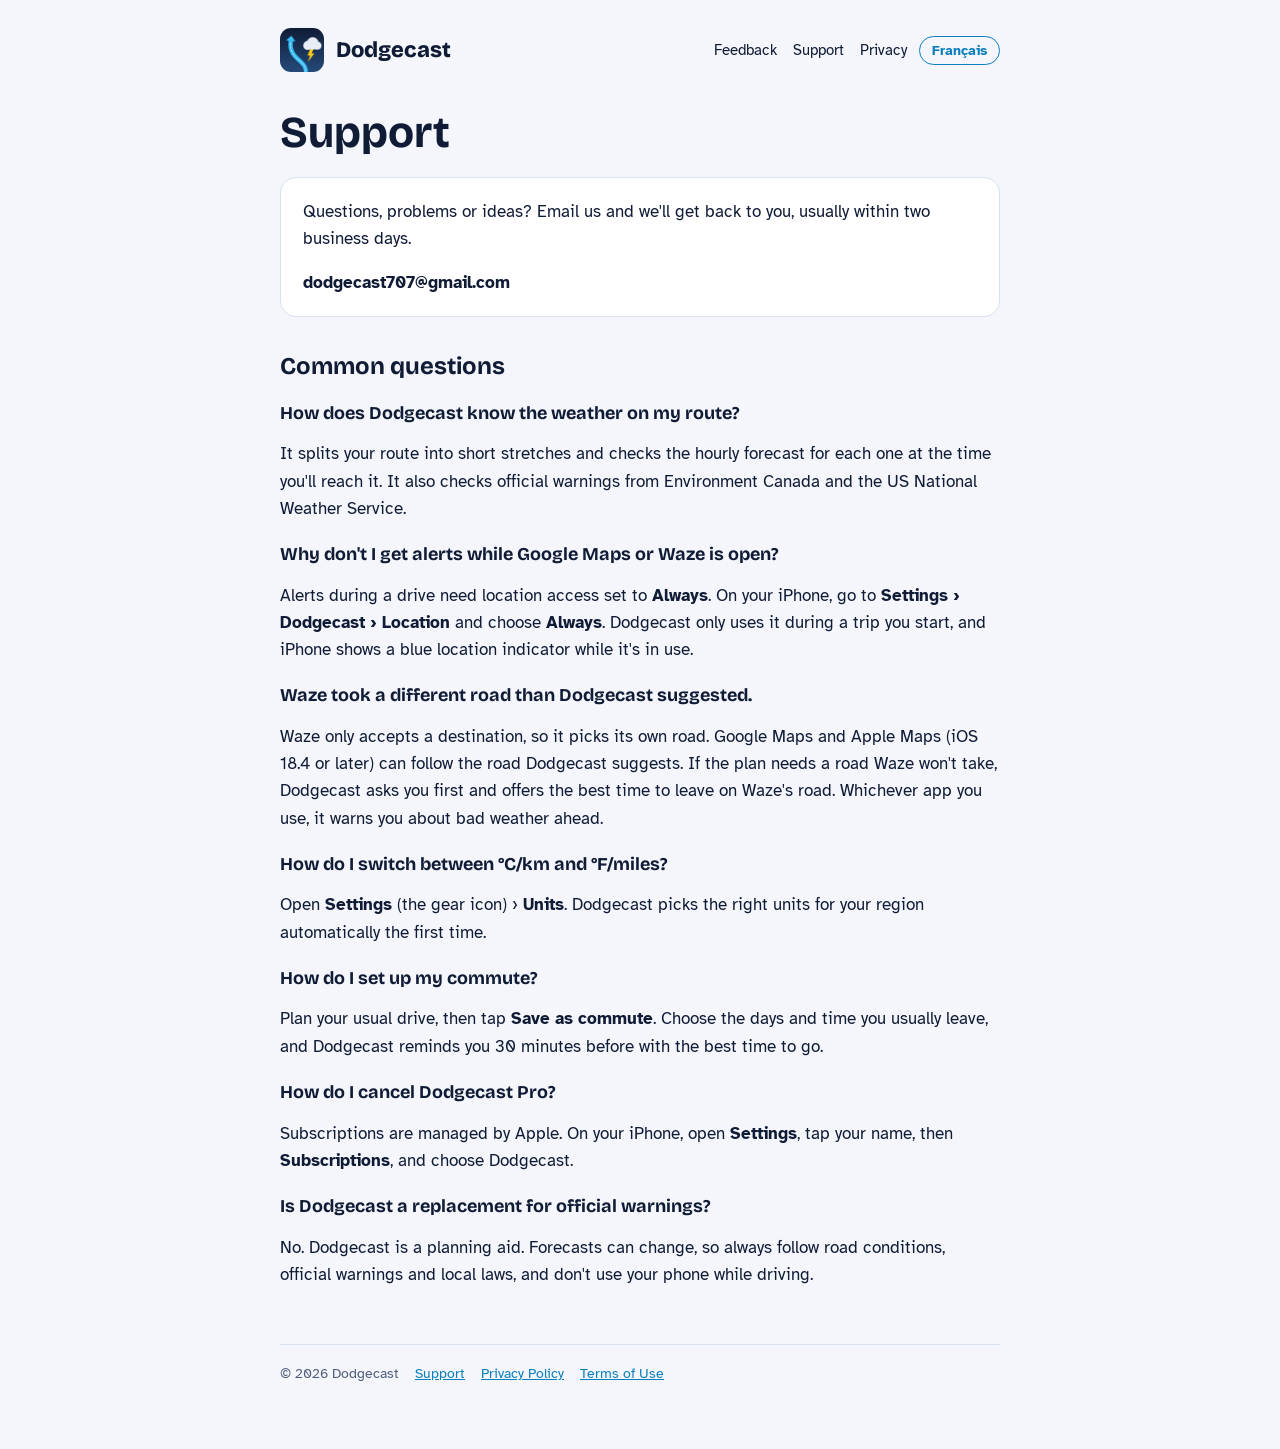
<file: support.html>
<!doctype html>
<html lang="en" data-title-fr="Soutien Dodgecast">
<head>
<meta charset="utf-8">
<meta name="viewport" content="width=device-width, initial-scale=1">
<title>Dodgecast Support</title>
<link rel="icon" href="favicon.png">
<link rel="preconnect" href="https://fonts.googleapis.com"><link rel="preconnect" href="https://fonts.gstatic.com" crossorigin>
<link rel="stylesheet" href="https://fonts.googleapis.com/css2?family=Bricolage+Grotesque:opsz,wght@12..96,800&family=Atkinson+Hyperlegible:wght@400;700&display=swap">
<link rel="stylesheet" href="style.css">
<script src="lang.js"></script>
</head>
<body>
<div class="wrap">
  <header>
    <a href="./"><img src="icon.png" alt=""><b>Dodgecast</b></a>
    <nav><a href="feedback.html"><span class="en">Feedback</span><span class="fr">Votre avis</span></a><a href="support.html"><span class="en">Support</span><span class="fr">Soutien</span></a><a href="privacy.html"><span class="en">Privacy</span><span class="fr">Confidentialité</span></a></nav>
  </header>

<div class="en">

  <h1>Support</h1>
  <div class="card">
    <p style="margin-top:0">Questions, problems or ideas? Email us and we'll get back to you, usually within two business days.</p>
    <p style="margin-bottom:0"><code class="email">dodgecast707@gmail.com</code></p>
  </div>

  <h2>Common questions</h2>

  <h3>How does Dodgecast know the weather on my route?</h3>
  <p>It splits your route into short stretches and checks the hourly forecast for each one at the time you'll reach it. It also checks official warnings from Environment Canada and the US National Weather Service.</p>

  <h3>Why don't I get alerts while Google Maps or Waze is open?</h3>
  <p>Alerts during a drive need location access set to <b>Always</b>. On your iPhone, go to <b>Settings › Dodgecast › Location</b> and choose <b>Always</b>. Dodgecast only uses it during a trip you start, and iPhone shows a blue location indicator while it's in use.</p>

  <h3>Waze took a different road than Dodgecast suggested.</h3>
  <p>Waze only accepts a destination, so it picks its own road. Google Maps and Apple Maps (iOS 18.4 or later) can follow the road Dodgecast suggests. If the plan needs a road Waze won't take, Dodgecast asks you first and offers the best time to leave on Waze's road. Whichever app you use, it warns you about bad weather ahead.</p>

  <h3>How do I switch between °C/km and °F/miles?</h3>
  <p>Open <b>Settings</b> (the gear icon) › <b>Units</b>. Dodgecast picks the right units for your region automatically the first time.</p>

  <h3>How do I set up my commute?</h3>
  <p>Plan your usual drive, then tap <b>Save as commute</b>. Choose the days and time you usually leave, and Dodgecast reminds you 30 minutes before with the best time to go.</p>

  <h3>How do I cancel Dodgecast Pro?</h3>
  <p>Subscriptions are managed by Apple. On your iPhone, open <b>Settings</b>, tap your name, then <b>Subscriptions</b>, and choose Dodgecast.</p>

  <h3>Is Dodgecast a replacement for official warnings?</h3>
  <p>No. Dodgecast is a planning aid. Forecasts can change, so always follow road conditions, official warnings and local laws, and don't use your phone while driving.</p>
</div>

<div class="fr">
<h1>Soutien</h1>
  <div class="card">
    <p style="margin-top:0">Des questions, des problèmes ou des idées? Écrivez-nous; nous répondons habituellement en deux jours ouvrables.</p>
    <p style="margin-bottom:0"><code class="email">dodgecast707@gmail.com</code></p>
  </div>

  <h2>Questions fréquentes</h2>

  <h3>Comment Dodgecast connaît-il la météo sur ma route?</h3>
  <p>Il divise votre route en courts tronçons et vérifie les prévisions horaires de chacun pour l’heure où vous y serez. Il vérifie aussi les alertes officielles d’Environnement Canada et du National Weather Service américain.</p>

  <h3>Pourquoi est-ce que je ne reçois pas d’alertes quand Google Maps ou Waze est ouvert?</h3>
  <p>Les alertes en roulant exigent que l’accès à la position soit réglé à <b>Toujours</b>. Sur votre iPhone, allez dans <b>Réglages › Dodgecast › Position</b> et choisissez <b>Toujours</b>. Dodgecast ne s’en sert que pendant un trajet que vous avez lancé, et l’iPhone affiche un indicateur bleu pendant ce temps.</p>

  <h3>Waze a pris une autre route que celle suggérée par Dodgecast.</h3>
  <p>Waze n’accepte qu’une destination et choisit donc sa propre route. Google Maps et Plans (iOS 18.4 ou plus récent) peuvent suivre la route suggérée par Dodgecast. Si le plan exige une route que Waze ne prendra pas, Dodgecast vous le demande d’abord et propose le meilleur moment pour partir par la route de Waze. Peu importe l’appli, il vous avertit du mauvais temps devant vous.</p>

  <h3>Comment passer des °C/km aux °F/milles?</h3>
  <p>Ouvrez <b>Réglages</b> (l’icône d’engrenage) › <b>Unités</b>. Au premier lancement, Dodgecast choisit automatiquement les unités de votre région.</p>

  <h3>Comment configurer mon trajet quotidien?</h3>
  <p>Planifiez votre trajet habituel, puis touchez <b>Enregistrer comme trajet quotidien</b>. Choisissez les jours et l’heure de votre départ habituel, et Dodgecast vous avise 30 minutes à l’avance du meilleur moment pour partir.</p>

  <h3>Comment annuler Dodgecast Pro?</h3>
  <p>Les abonnements sont gérés par Apple. Sur votre iPhone, ouvrez <b>Réglages</b>, touchez votre nom, puis <b>Abonnements</b>, et choisissez Dodgecast.</p>

  <h3>Dodgecast remplace-t-il les alertes officielles?</h3>
  <p>Non. Dodgecast est une aide à la planification. Les prévisions peuvent changer : suivez toujours l’état des routes, les alertes officielles et les lois locales, et n’utilisez pas votre téléphone en conduisant.</p>
</div>

  <footer>
    <span>© 2026 Dodgecast</span>
    <a href="support.html"><span class="en">Support</span><span class="fr">Soutien</span></a>
    <a href="privacy.html"><span class="en">Privacy Policy</span><span class="fr">Politique de confidentialité</span></a>
    <a href="terms.html"><span class="en">Terms of Use</span><span class="fr">Conditions d’utilisation</span></a>
  </footer>
</div>
</body>
</html>
</file>
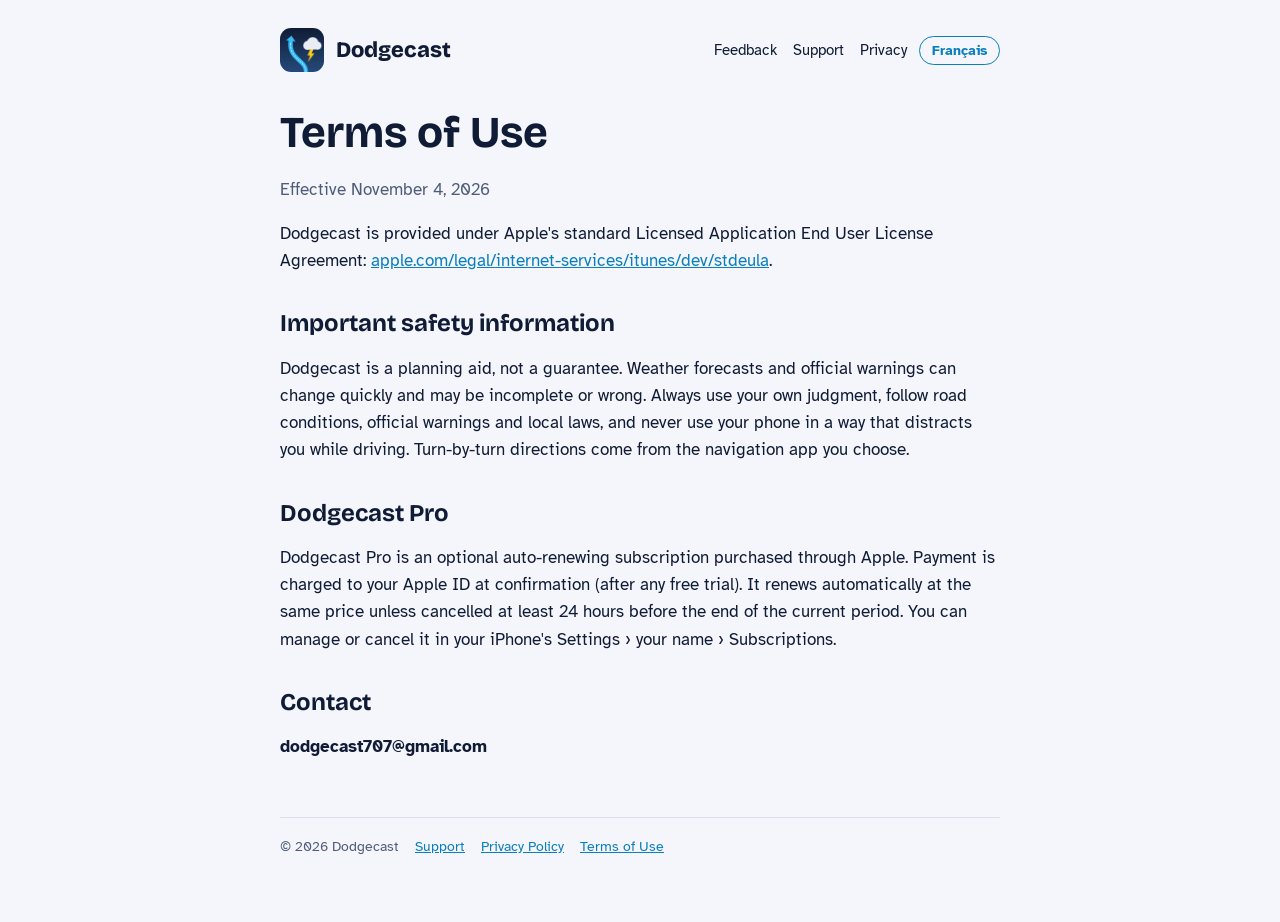
<file: terms.html>
<!doctype html>
<html lang="en" data-title-fr="Conditions d’utilisation de Dodgecast">
<head>
<meta charset="utf-8">
<meta name="viewport" content="width=device-width, initial-scale=1">
<title>Dodgecast Terms of Use</title>
<link rel="icon" href="favicon.png">
<link rel="preconnect" href="https://fonts.googleapis.com"><link rel="preconnect" href="https://fonts.gstatic.com" crossorigin>
<link rel="stylesheet" href="https://fonts.googleapis.com/css2?family=Bricolage+Grotesque:opsz,wght@12..96,800&family=Atkinson+Hyperlegible:wght@400;700&display=swap">
<link rel="stylesheet" href="style.css">
<script src="lang.js"></script>
</head>
<body>
<div class="wrap">
  <header>
    <a href="./"><img src="icon.png" alt=""><b>Dodgecast</b></a>
    <nav><a href="feedback.html"><span class="en">Feedback</span><span class="fr">Votre avis</span></a><a href="support.html"><span class="en">Support</span><span class="fr">Soutien</span></a><a href="privacy.html"><span class="en">Privacy</span><span class="fr">Confidentialité</span></a></nav>
  </header>

<div class="en">

  <h1>Terms of Use</h1>
  <p class="muted">Effective November 4, 2026</p>

  <p>Dodgecast is provided under Apple's standard Licensed Application End User License Agreement:
    <a href="https://www.apple.com/legal/internet-services/itunes/dev/stdeula/">apple.com/legal/internet-services/itunes/dev/stdeula</a>.</p>

  <h2>Important safety information</h2>
  <p>Dodgecast is a planning aid, not a guarantee. Weather forecasts and official warnings can change quickly and may be incomplete or wrong. Always use your own judgment, follow road conditions, official warnings and local laws, and never use your phone in a way that distracts you while driving. Turn-by-turn directions come from the navigation app you choose.</p>

  <h2>Dodgecast Pro</h2>
  <p>Dodgecast Pro is an optional auto-renewing subscription purchased through Apple. Payment is charged to your Apple ID at confirmation (after any free trial). It renews automatically at the same price unless cancelled at least 24 hours before the end of the current period. You can manage or cancel it in your iPhone's Settings › your name › Subscriptions.</p>

  <h2>Contact</h2>
  <p><code class="email">dodgecast707@gmail.com</code></p>
</div>

<div class="fr">
<h1>Conditions d’utilisation</h1>
  <p class="muted">En vigueur le 4 novembre 2026</p>

  <p>Dodgecast est offert selon le contrat de licence d’utilisateur final standard d’Apple pour les applications sous licence :
    <a href="https://www.apple.com/legal/internet-services/itunes/dev/stdeula/">apple.com/legal/internet-services/itunes/dev/stdeula</a>.</p>

  <h2>Renseignements importants sur la sécurité</h2>
  <p>Dodgecast est une aide à la planification, pas une garantie. Les prévisions et les alertes officielles peuvent changer rapidement et être incomplètes ou erronées. Faites toujours preuve de jugement, suivez l’état des routes, les alertes officielles et les lois locales, et n’utilisez jamais votre téléphone d’une façon qui vous distrait au volant. Les directions détaillées proviennent de l’appli de navigation que vous choisissez.</p>

  <h2>Dodgecast Pro</h2>
  <p>Dodgecast Pro est un abonnement facultatif à renouvellement automatique acheté par l’entremise d’Apple. Le paiement est porté à votre identifiant Apple à la confirmation (après tout essai gratuit). L’abonnement se renouvelle automatiquement au même prix, sauf s’il est annulé au moins 24 heures avant la fin de la période en cours. Vous pouvez le gérer ou l’annuler dans les Réglages de votre iPhone › votre nom › Abonnements.</p>

  <h2>Nous joindre</h2>
  <p><code class="email">dodgecast707@gmail.com</code></p>
</div>

  <footer>
    <span>© 2026 Dodgecast</span>
    <a href="support.html"><span class="en">Support</span><span class="fr">Soutien</span></a>
    <a href="privacy.html"><span class="en">Privacy Policy</span><span class="fr">Politique de confidentialité</span></a>
    <a href="terms.html"><span class="en">Terms of Use</span><span class="fr">Conditions d’utilisation</span></a>
  </footer>
</div>
</body>
</html>
</file>
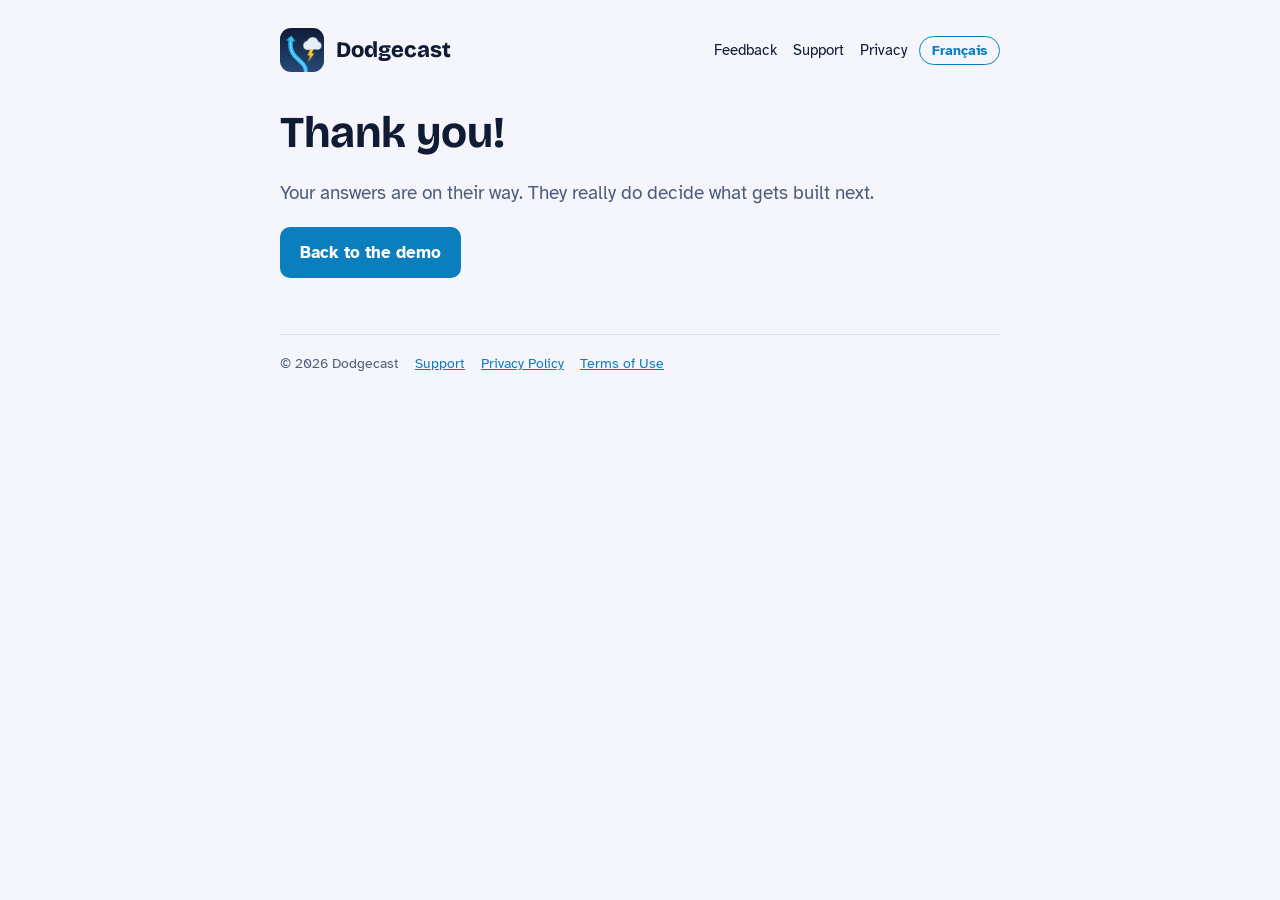
<file: thanks.html>
<!doctype html>
<html lang="en" data-title-fr="Merci!">
<head>
<meta charset="utf-8">
<meta name="viewport" content="width=device-width, initial-scale=1">
<title>Thanks for the feedback</title>
<link rel="icon" href="favicon.png">
<link rel="preconnect" href="https://fonts.googleapis.com"><link rel="preconnect" href="https://fonts.gstatic.com" crossorigin>
<link rel="stylesheet" href="https://fonts.googleapis.com/css2?family=Bricolage+Grotesque:opsz,wght@12..96,800&family=Atkinson+Hyperlegible:wght@400;700&display=swap">
<link rel="stylesheet" href="style.css">
<script src="lang.js"></script>
</head>
<body>
<div class="wrap">
  <header>
    <a href="./"><img src="icon.png" alt=""><b>Dodgecast</b></a>
    <nav><a href="feedback.html"><span class="en">Feedback</span><span class="fr">Votre avis</span></a><a href="support.html"><span class="en">Support</span><span class="fr">Soutien</span></a><a href="privacy.html"><span class="en">Privacy</span><span class="fr">Confidentialité</span></a></nav>
  </header>
  <div id="sent">
    <h1><span class="en">Thank you!</span><span class="fr">Merci!</span></h1>
    <p class="lead"><span class="en">Your answers are on their way. They really do decide what gets built next.</span><span class="fr">Vos réponses sont en route. Ce sont vraiment elles qui décident de la suite.</span></p>
  </div>
  <div id="listed" hidden>
    <h1><span class="en">You’re on the list!</span><span class="fr">Vous êtes sur la liste!</span></h1>
    <p class="lead"><span class="en">We’ll send you one email when Dodgecast is on the App Store.</span><span class="fr">Nous vous enverrons un seul courriel quand Dodgecast sera sur l’App Store.</span></p>
  </div>
  <script>
    // Coming from the launch-list form on the home page rather than the feedback form.
    if (new URLSearchParams(location.search).has('list')) {
      document.getElementById('sent').hidden = true;
      document.getElementById('listed').hidden = false;
    }
  </script>
  <p><a class="btn" href="https://claude.ai/artifact/6XJ7bHNayhmcPMTh4MVWRs"><span class="en">Back to the demo</span><span class="fr">Retour à la démo</span></a></p>
  <footer>
    <span>© 2026 Dodgecast</span>
    <a href="support.html">Support</a>
    <a href="privacy.html"><span class="en">Privacy Policy</span><span class="fr">Politique de confidentialité</span></a>
    <a href="terms.html"><span class="en">Terms of Use</span><span class="fr">Conditions d’utilisation</span></a>
  </footer>
</div>
</body>
</html>
</file>
<file: style.css>
/* Dodgecast website: the app icon's storm-night palette, readable in light and dark. */
:root {
  color-scheme: light dark;
  --bg: #f4f6fb; --panel: #ffffff; --fg: #101c36; --muted: #4f5d7a; --line: #d9e0ee;
  --accent: #0b7fbd; --accent-soft: #e3f3fb;
  --display: "Bricolage Grotesque", "Avenir Next", "Segoe UI", system-ui, sans-serif;
  --body: "Atkinson Hyperlegible", "Segoe UI", system-ui, -apple-system, sans-serif;
}
@media (prefers-color-scheme: dark) {
  :root { --bg: #0d1830; --panel: #14244a; --fg: #e8eef8; --muted: #9fb0cf; --line: #253a66; --accent: #38bdf8; --accent-soft: #10304d; }
}
* { box-sizing: border-box; }
body { margin: 0; background: var(--bg); color: var(--fg); font: 17px/1.6 var(--body); }
a { color: var(--accent); }
.wrap { max-width: 760px; margin: 0 auto; padding: 28px 20px 64px; }
header { display: flex; align-items: center; gap: 12px; margin-bottom: 36px; }
header a { display: flex; align-items: center; gap: 12px; color: inherit; text-decoration: none; }
header img { width: 44px; height: 44px; border-radius: 11px; }
header b { font: 800 22px var(--display); }
nav { margin-left: auto; display: flex; gap: 16px; flex-wrap: wrap; font-size: 15px; }
h1, h2, h3 { font-family: var(--display); line-height: 1.15; text-wrap: balance; }
h1 { font-size: clamp(30px, 6vw, 44px); margin: 0 0 12px; }
h2 { font-size: 24px; margin: 36px 0 8px; }
h3 { font-size: 18px; margin: 22px 0 4px; }
.lead { font-size: 19px; color: var(--muted); max-width: 60ch; }
.card { background: var(--panel); border: 1px solid var(--line); border-radius: 16px; padding: 20px 22px; margin: 18px 0; }
.btn { display: inline-block; background: var(--accent); color: #fff; padding: 12px 20px; border-radius: 10px; font-weight: 700; text-decoration: none; }
@media (prefers-color-scheme: dark) { .btn { color: #062038; } }
.features { display: grid; grid-template-columns: repeat(auto-fit, minmax(210px, 1fr)); gap: 14px; margin: 24px 0; }
.features div { background: var(--panel); border: 1px solid var(--line); border-radius: 14px; padding: 16px; }
.features b { display: block; font-family: var(--display); margin-bottom: 4px; }
.features p { margin: 0; color: var(--muted); font-size: 15px; }
table { width: 100%; border-collapse: collapse; font-size: 15px; }
.table { overflow-x: auto; }
th, td { text-align: left; vertical-align: top; padding: 10px 8px; border-bottom: 1px solid var(--line); }
th { font-weight: 700; }
.muted { color: var(--muted); }
code.email { font: inherit; font-weight: 700; user-select: all; }
footer { margin-top: 56px; padding-top: 18px; border-top: 1px solid var(--line); color: var(--muted); font-size: 14px; display: flex; gap: 16px; flex-wrap: wrap; }
/* English/French switch (lang.js): each page holds both languages and shows one. */
html[data-lang="fr"] .en, html:not([data-lang="fr"]) .fr { display: none !important; }
.lang-toggle { font: 700 14px var(--body); color: var(--accent); background: transparent; border: 1px solid var(--accent); border-radius: 999px; padding: 5px 12px; cursor: pointer; white-space: nowrap; flex: none; }
header:not(:has(nav)) .lang-toggle { margin-left: auto; }
header { flex-wrap: wrap; }
</file>
